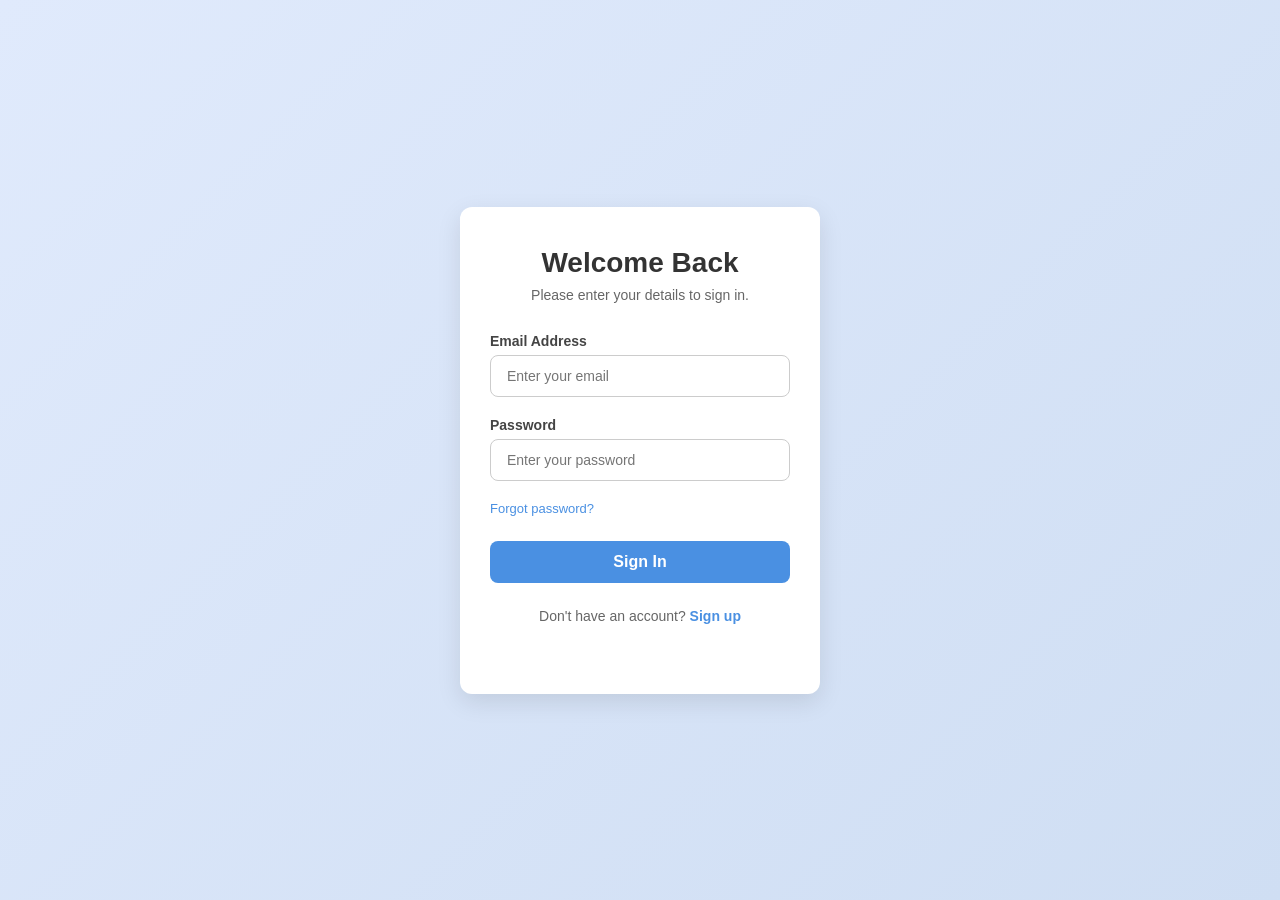
<file: index.html>
<!DOCTYPE html>
<html lang="en">
<head>
    <meta charset="UTF-8">
    <meta name="viewport" content="width=device-width, initial-scale=1.0">
    <title>Modern Login Page</title>
    <link rel="stylesheet" href="style.css">
</head>
<body>
    <div class="login-container">
        <div class="login-box">
            <h2>Welcome Back</h2>
            <p>Please enter your details to sign in.</p>
            
            <form action="#" method="POST">
                <div class="input-group">
                    <label for="email">Email Address</label>
                    <input type="email" id="email" required placeholder="Enter your email">
                </div>
                
                <div class="input-group">
                    <label for="password">Password</label>
                    <input type="password" id="password" required placeholder="Enter your password">
                </div>
                
                <div class="form-actions">
                   
                    <a href="#" class="forgot-pass">Forgot password?</a>
                </div>
                
                <button type="submit" class="login-btn">Sign In</button>
            </form>
            
            <p class="signup-redirect">Don't have an account? <a href="#">Sign up</a></p>
        </div>
    </div>
</body>
</html>
</file>
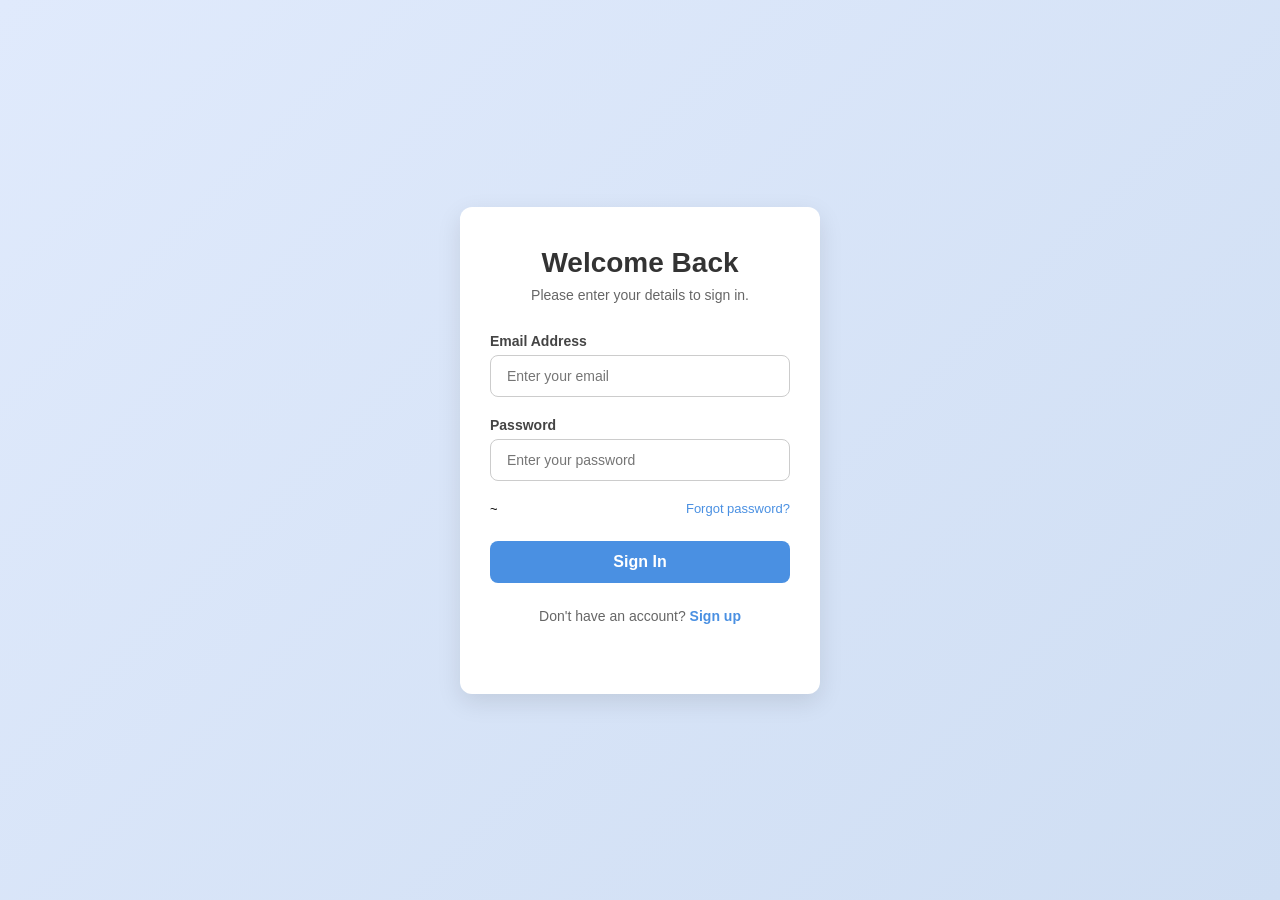
<file: website.html>
<!DOCTYPE html>
<html lang="en">
<head>
    <meta charset="UTF-8">
    <meta name="viewport" content="width=device-width, initial-scale=1.0">
    <title>Modern Login Page</title>
    <link rel="stylesheet" href="style.css">
</head>
<body>
    <div class="login-container">
        <div class="login-box">
            <h2>Welcome Back</h2>
            <p>Please enter your details to sign in.</p>
            
            <form action="#" method="POST">
                <div class="input-group">
                    <label for="email">Email Address</label>
                    <input type="email" id="email" required placeholder="Enter your email">
                </div>
                
                <div class="input-group">
                    <label for="password">Password</label>
                    <input type="password" id="password" required placeholder="Enter your password">
                </div>
                
                <div class="form-actions">
                   ~
                    <a href="#" class="forgot-pass">Forgot password?</a>
                </div>
                
                <button type="submit" class="login-btn">Sign In</button>
            </form>
            
            <p class="signup-redirect">Don't have an account? <a href="#">Sign up</a></p>
        </div>
    </div>
</body>
</html>
</file>
<file: style.css>
/* Reset basic styles */
* {
    margin: 0;
    padding: 0;
    box-sizing: border-box;
    font-family: 'Segoe UI', Tahoma, Geneva, Verdana, sans-serif;
}

body {
    background: linear-gradient(135deg, #e0eafc, #cfdef3);
    display: flex;
    justify-content: center;
    align-items: center;
    min-height: 100vh;
}

/* Container to center the box */
.login-container {
    width: 100%;
    max-width: 400px;
    padding: 20px;
}

/* Login Card Box */
.login-box {
    background: #ffffff;
    padding: 40px 30px;
    border-radius: 12px;
    box-shadow: 0 8px 24px rgba(0, 0, 0, 0.1);
    text-align: center;
}

.login-box h2 {
    color: #333333;
    margin-bottom: 8px;
    font-size: 28px;
}

.login-box p {
    color: #666666;
    font-size: 14px;
    margin-bottom: 30px;
}

/* Input Fields */
.input-group {
    margin-bottom: 20px;
    text-align: left;
}

.input-group label {
    display: block;
    color: #444444;
    font-size: 14px;
    margin-bottom: 6px;
    font-weight: 600;
}

.input-group input {
    width: 100%;
    padding: 12px 16px;
    border: 1px solid #cccccc;
    border-radius: 8px;
    font-size: 14px;
    transition: all 0.3s ease;
    outline: none;
}

.input-group input:focus {
    border-color: #4a90e2;
    box-shadow: 0 0 0 3px rgba(74, 144, 226, 0.2);
}

/* Form Utilities (Remember me & Forgot password) */
.form-actions {
    display: flex;
    justify-content: space-between;
    align-items: center;
    font-size: 13px;
    margin-bottom: 25px;
}

.remember-me {
    color: #555555;
    cursor: pointer;
    display: flex;
    align-items: center;
    gap: 5px;
}

.forgot-pass {
    color: #4a90e2;
    text-decoration: none;
    transition: color 0.2s;
}

.forgot-pass:hover {
    text-decoration: underline;
}

/* Submit Button */
.login-btn {
    width: 100%;
    padding: 12px;
    background-color: #4a90e2;
    color: white;
    border: none;
    border-radius: 8px;
    font-size: 16px;
    font-weight: 600;
    cursor: pointer;
    transition: background-color 0.3s ease;
}

.login-btn:hover {
    background-color: #357abd;
}

/* Signup Link Redirect */
.signup-redirect {
    margin-top: 25px;
    font-size: 14px;
    color: #666666;
}

.signup-redirect a {
    color: #4a90e2;
    text-decoration: none;
    font-weight: 600;
}

.signup-redirect a:hover {
    text-decoration: underline;
}
</file>
